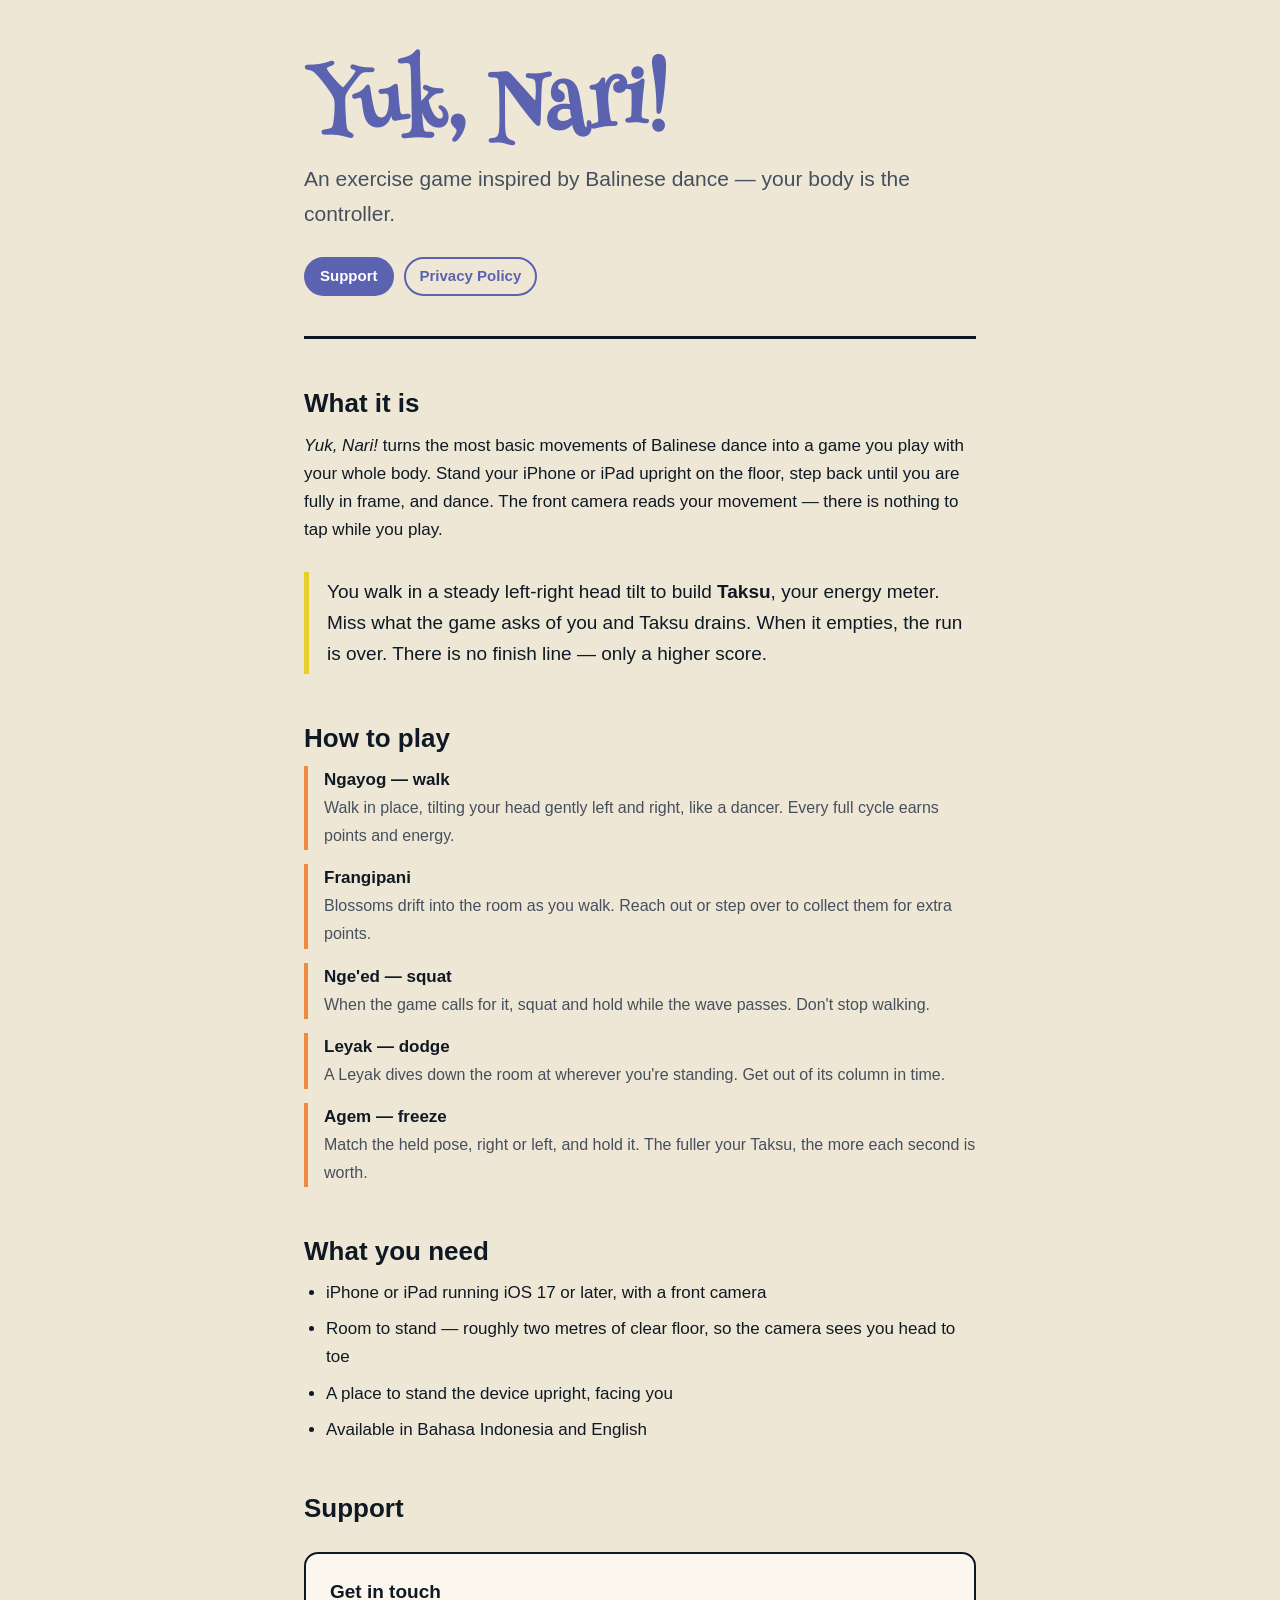
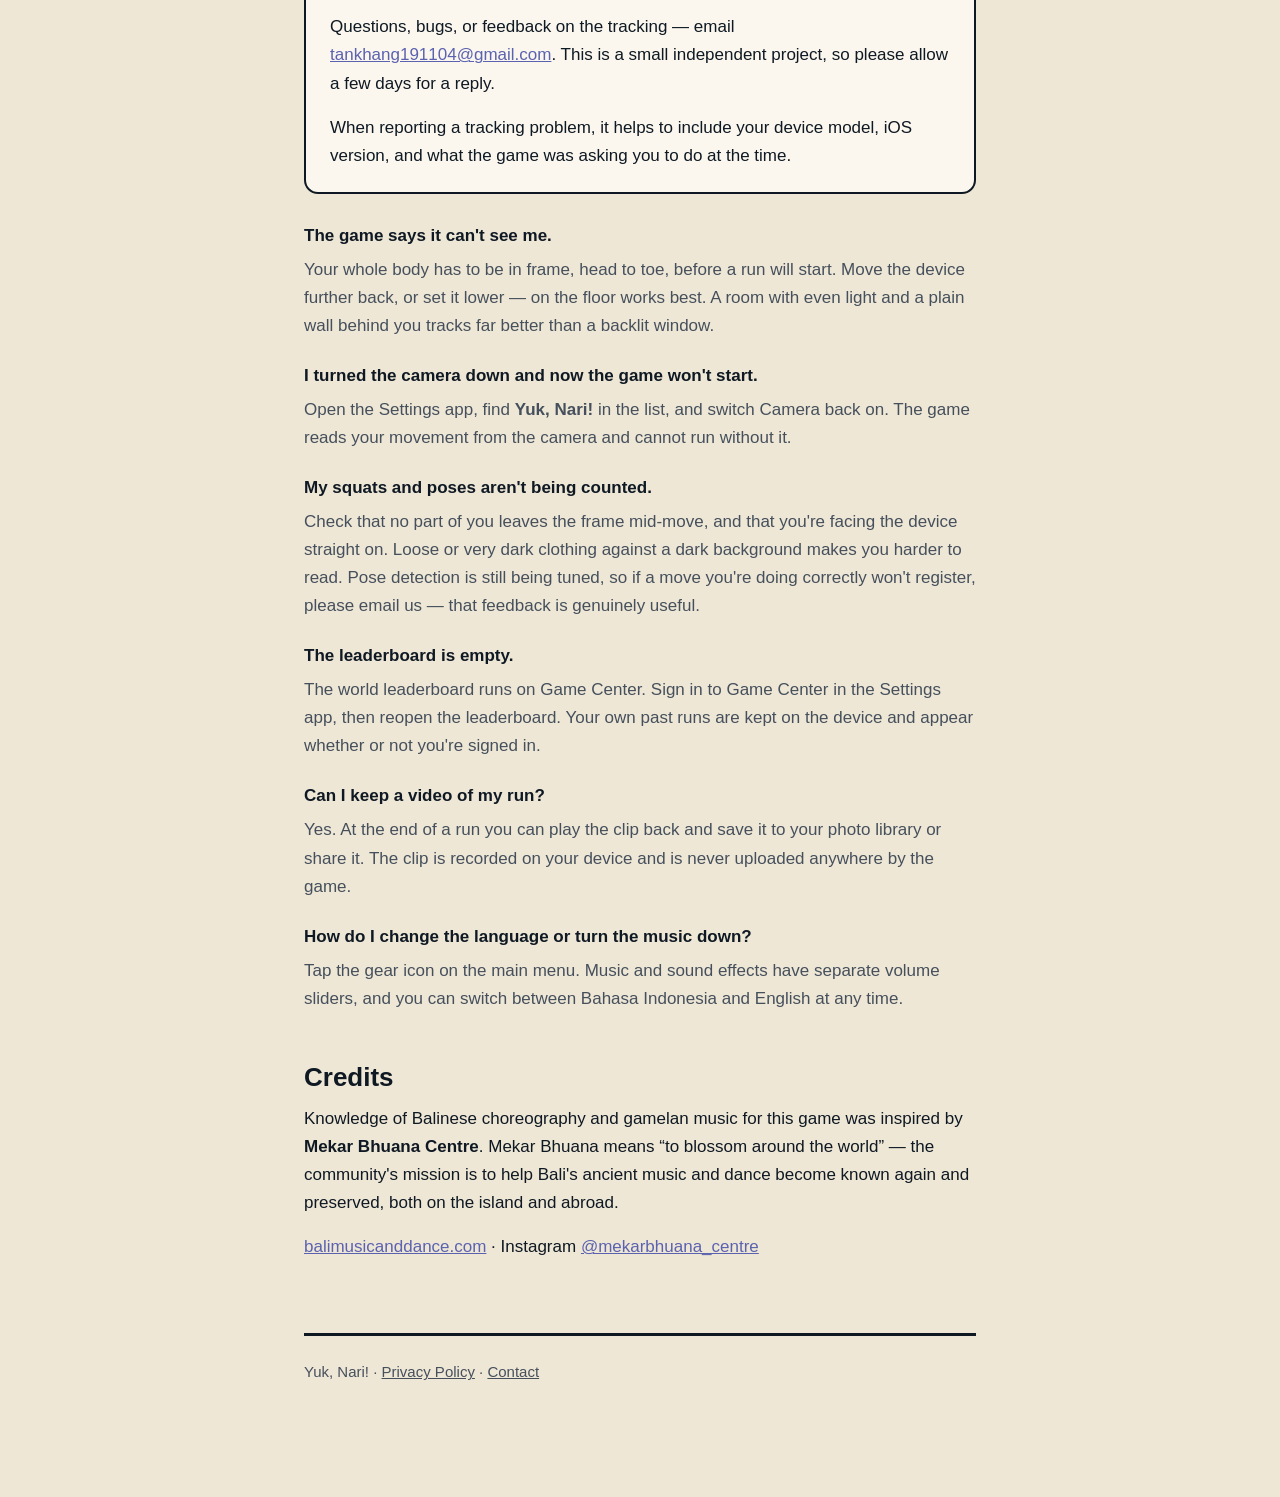
<file: docs/index.html>
<!doctype html>
<html lang="en">
<head>
<meta charset="utf-8">
<meta name="viewport" content="width=device-width, initial-scale=1">
<title>Yuk, Nari! — Support</title>
<meta name="description" content="Support and help for Yuk, Nari!, a camera-based Balinese dance game for iPhone and iPad.">
<link rel="preconnect" href="https://fonts.googleapis.com">
<link rel="preconnect" href="https://fonts.gstatic.com" crossorigin>
<link href="https://fonts.googleapis.com/css2?family=Henny+Penny&display=swap" rel="stylesheet">
<link rel="stylesheet" href="style.css">
</head>
<body>
<div class="wrap">

<header class="masthead">
  <h1 class="wordmark">Yuk, Nari!</h1>
  <p class="tagline">An exercise game inspired by Balinese dance — your body is the controller.</p>
  <nav class="pages">
    <a href="#support">Support</a>
    <a class="ghost" href="privacy.html">Privacy Policy</a>
  </nav>
</header>

<h2>What it is</h2>

<p><em>Yuk, Nari!</em> turns the most basic movements of Balinese dance into a game you play with your whole body. Stand your iPhone or iPad upright on the floor, step back until you are fully in frame, and dance. The front camera reads your movement — there is nothing to tap while you play.</p>

<p class="lede">You walk in a steady left-right head tilt to build <strong>Taksu</strong>, your energy meter. Miss what the game asks of you and Taksu drains. When it empties, the run is over. There is no finish line — only a higher score.</p>

<h2>How to play</h2>

<ul class="moves">
  <li><strong>Ngayog — walk</strong><span>Walk in place, tilting your head gently left and right, like a dancer. Every full cycle earns points and energy.</span></li>
  <li><strong>Frangipani</strong><span>Blossoms drift into the room as you walk. Reach out or step over to collect them for extra points.</span></li>
  <li><strong>Nge'ed — squat</strong><span>When the game calls for it, squat and hold while the wave passes. Don't stop walking.</span></li>
  <li><strong>Leyak — dodge</strong><span>A Leyak dives down the room at wherever you're standing. Get out of its column in time.</span></li>
  <li><strong>Agem — freeze</strong><span>Match the held pose, right or left, and hold it. The fuller your Taksu, the more each second is worth.</span></li>
</ul>

<h2>What you need</h2>

<ul>
  <li>iPhone or iPad running iOS 17 or later, with a front camera</li>
  <li>Room to stand — roughly two metres of clear floor, so the camera sees you head to toe</li>
  <li>A place to stand the device upright, facing you</li>
  <li>Available in Bahasa Indonesia and English</li>
</ul>

<h2 id="support">Support</h2>

<div class="card">
  <h3>Get in touch</h3>
  <p>Questions, bugs, or feedback on the tracking — email <a href="mailto:tankhang191104@gmail.com">tankhang191104@gmail.com</a>. This is a small independent project, so please allow a few days for a reply.</p>
  <p>When reporting a tracking problem, it helps to include your device model, iOS version, and what the game was asking you to do at the time.</p>
</div>

<dl class="faq">

  <dt>The game says it can't see me.</dt>
  <dd>Your whole body has to be in frame, head to toe, before a run will start. Move the device further back, or set it lower — on the floor works best. A room with even light and a plain wall behind you tracks far better than a backlit window.</dd>

  <dt>I turned the camera down and now the game won't start.</dt>
  <dd>Open the Settings app, find <strong>Yuk, Nari!</strong> in the list, and switch Camera back on. The game reads your movement from the camera and cannot run without it.</dd>

  <dt>My squats and poses aren't being counted.</dt>
  <dd>Check that no part of you leaves the frame mid-move, and that you're facing the device straight on. Loose or very dark clothing against a dark background makes you harder to read. Pose detection is still being tuned, so if a move you're doing correctly won't register, please email us — that feedback is genuinely useful.</dd>

  <dt>The leaderboard is empty.</dt>
  <dd>The world leaderboard runs on Game Center. Sign in to Game Center in the Settings app, then reopen the leaderboard. Your own past runs are kept on the device and appear whether or not you're signed in.</dd>

  <dt>Can I keep a video of my run?</dt>
  <dd>Yes. At the end of a run you can play the clip back and save it to your photo library or share it. The clip is recorded on your device and is never uploaded anywhere by the game.</dd>

  <dt>How do I change the language or turn the music down?</dt>
  <dd>Tap the gear icon on the main menu. Music and sound effects have separate volume sliders, and you can switch between Bahasa Indonesia and English at any time.</dd>

</dl>

<h2>Credits</h2>

<p>Knowledge of Balinese choreography and gamelan music for this game was inspired by <strong>Mekar Bhuana Centre</strong>. Mekar Bhuana means “to blossom around the world” — the community's mission is to help Bali's ancient music and dance become known again and preserved, both on the island and abroad.</p>

<p><a href="https://balimusicanddance.com">balimusicanddance.com</a> · Instagram <a href="https://instagram.com/mekarbhuana_centre">@mekarbhuana_centre</a></p>

<footer>
  <p>Yuk, Nari! · <a href="privacy.html">Privacy Policy</a> · <a href="mailto:tankhang191104@gmail.com">Contact</a></p>
</footer>

</div>
</body>
</html>
</file>
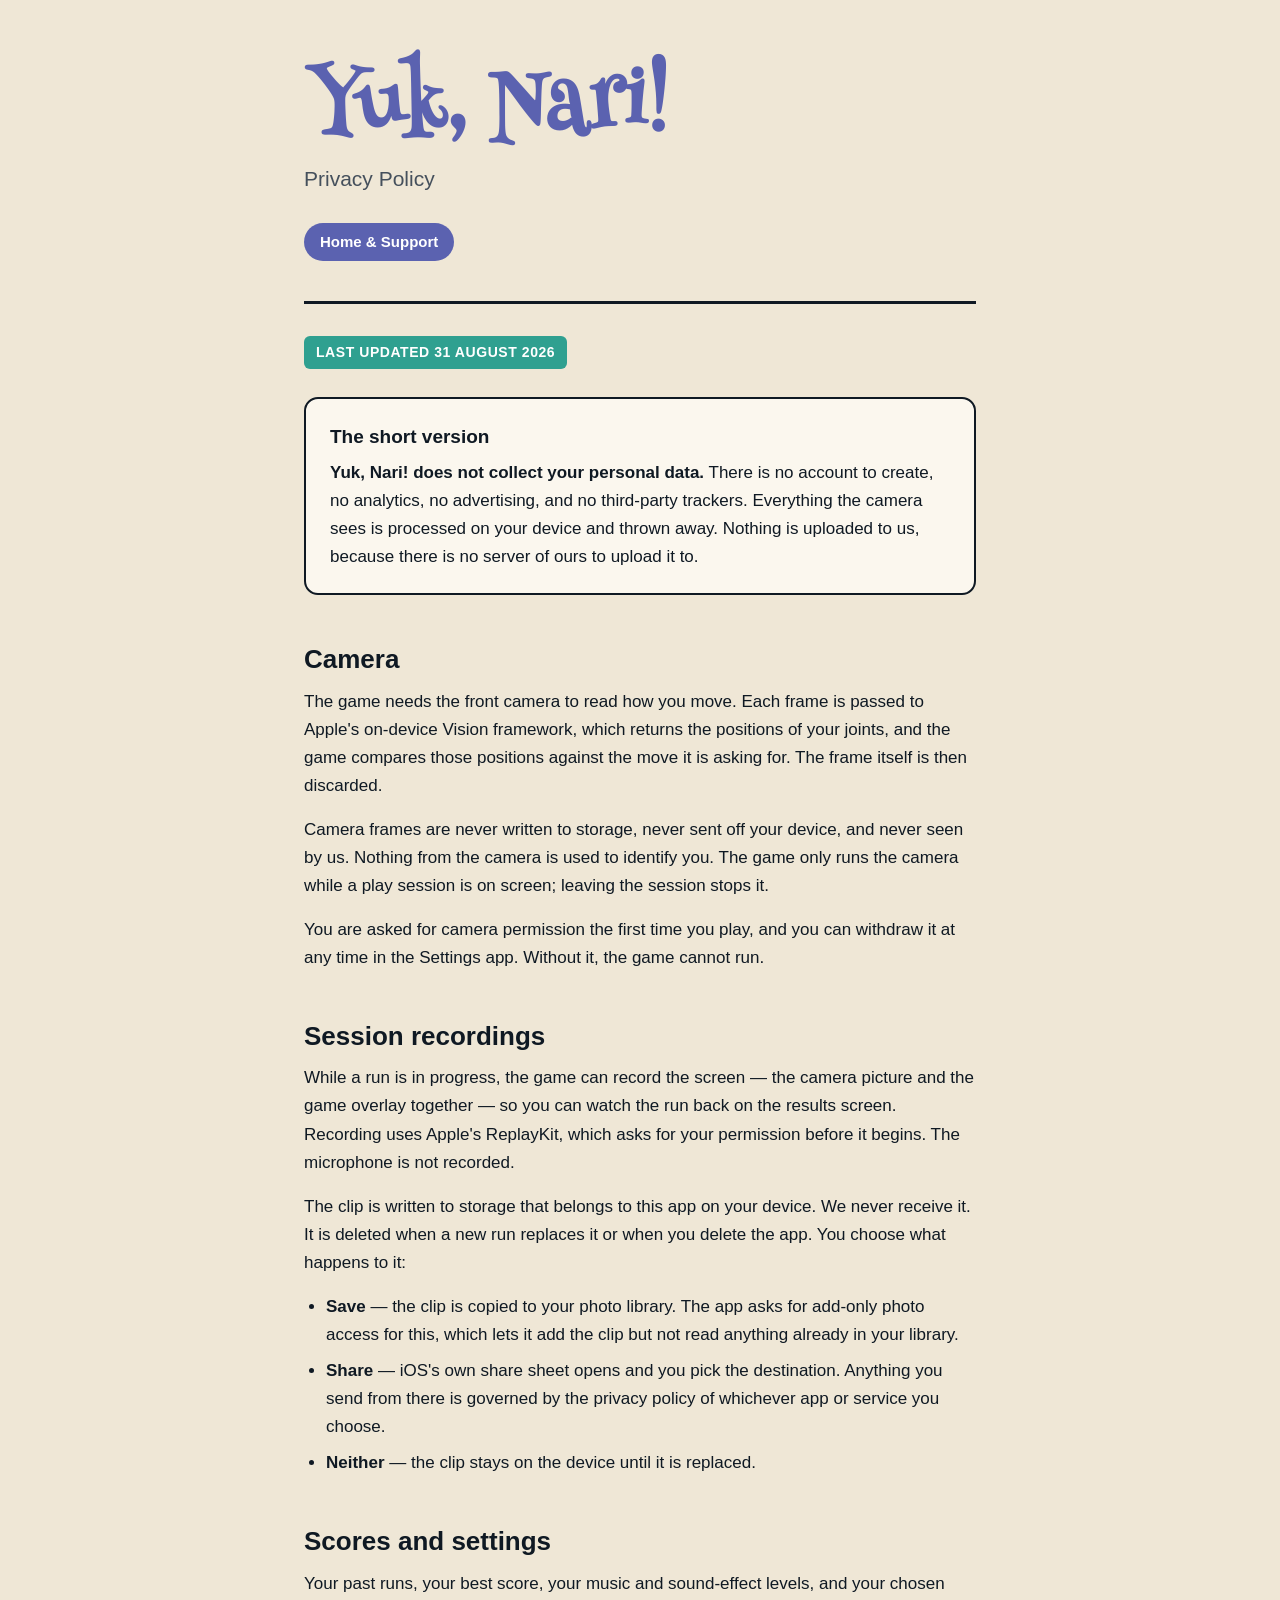
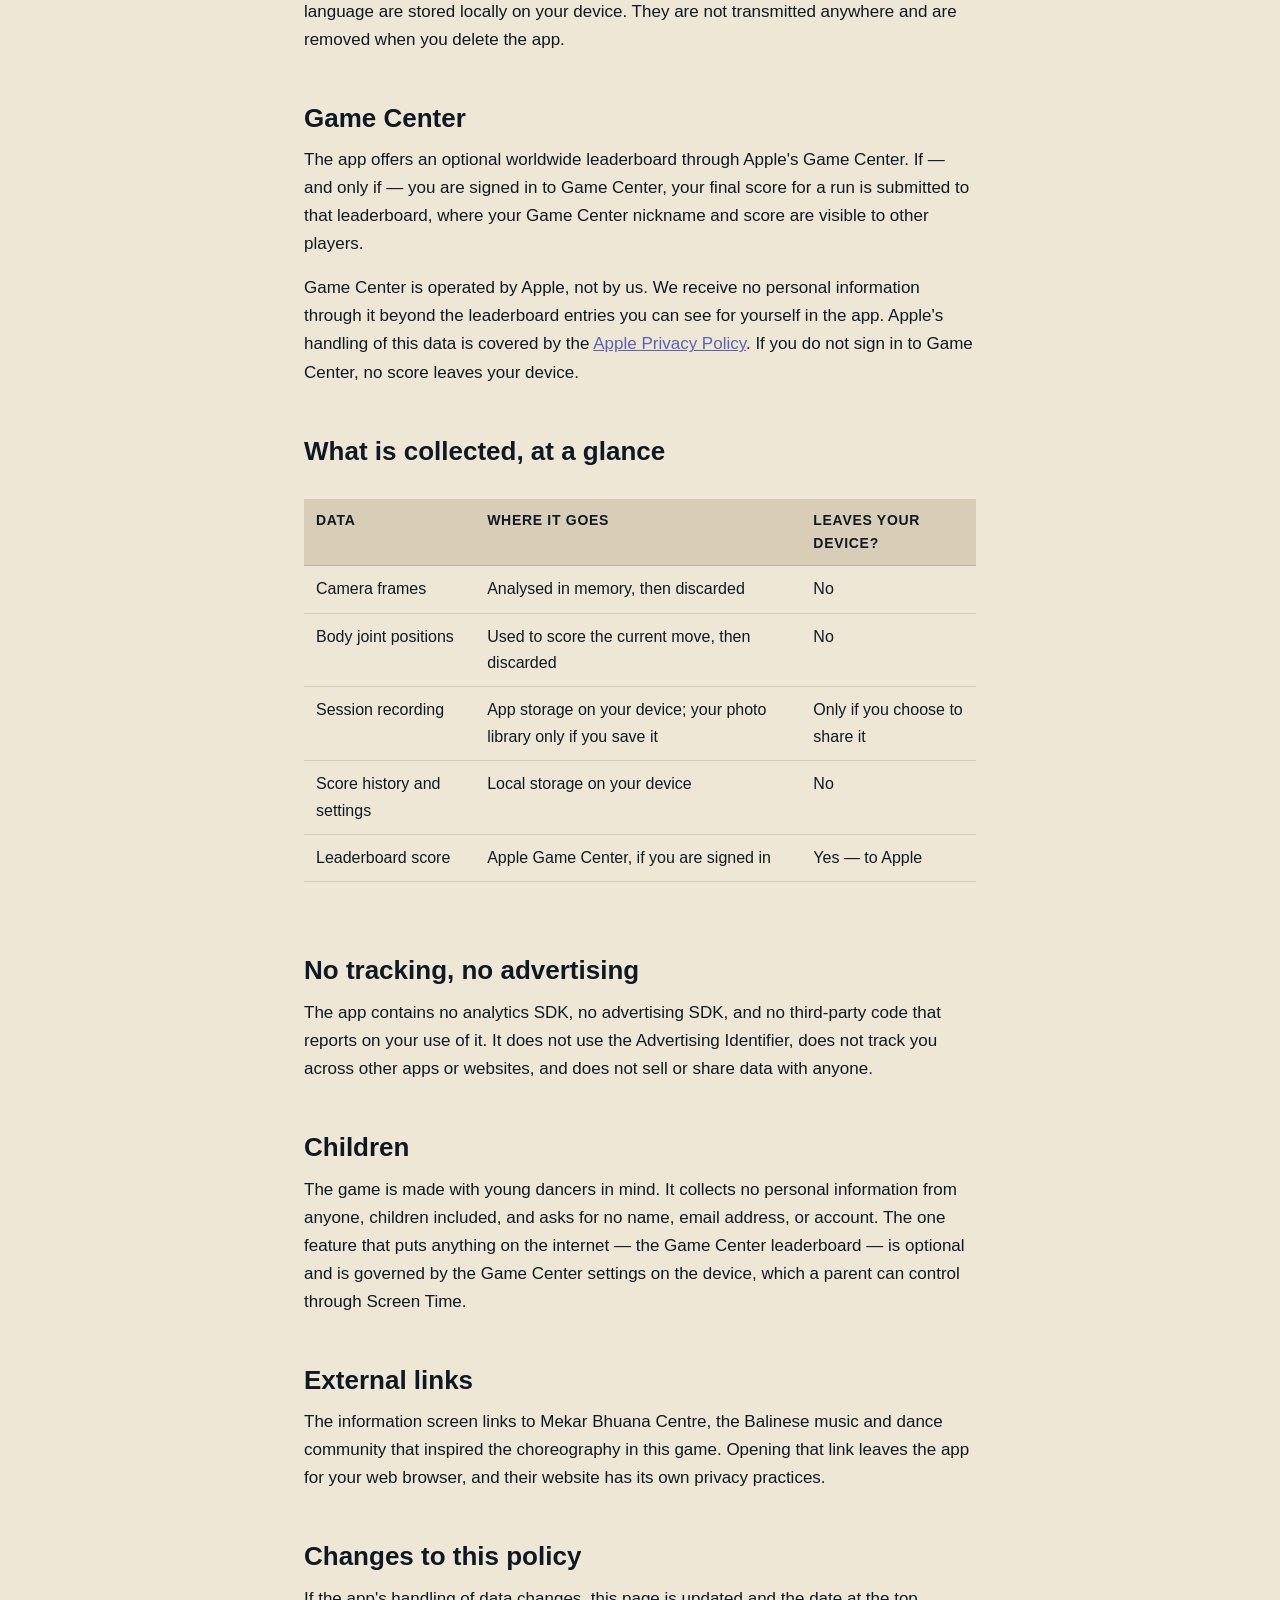
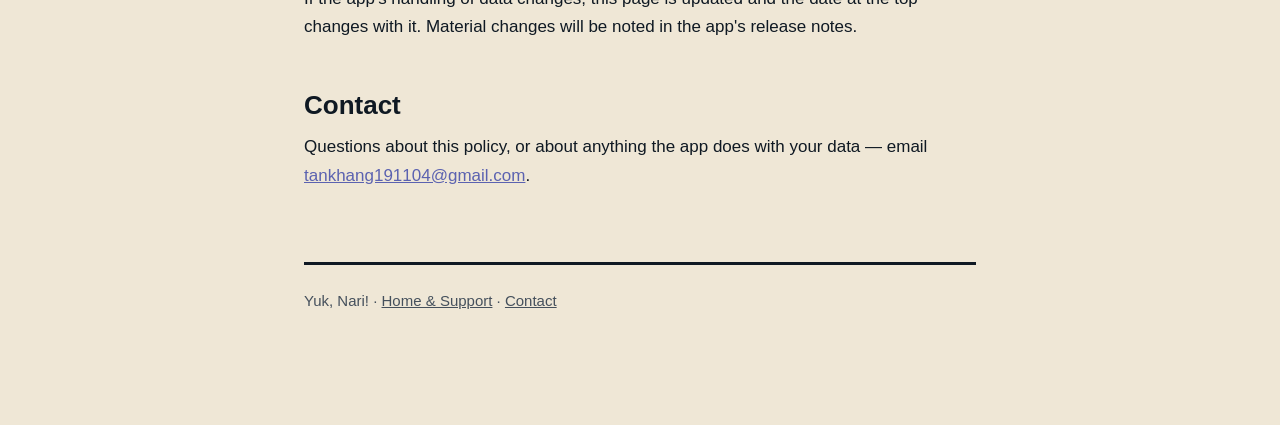
<file: docs/privacy.html>
<!doctype html>
<html lang="en">
<head>
<meta charset="utf-8">
<meta name="viewport" content="width=device-width, initial-scale=1">
<title>Yuk, Nari! — Privacy Policy</title>
<meta name="description" content="Privacy policy for Yuk, Nari! — what the app does with your camera, your recordings, and your scores.">
<link rel="preconnect" href="https://fonts.googleapis.com">
<link rel="preconnect" href="https://fonts.gstatic.com" crossorigin>
<link href="https://fonts.googleapis.com/css2?family=Henny+Penny&display=swap" rel="stylesheet">
<link rel="stylesheet" href="style.css">
</head>
<body>
<div class="wrap">

<header class="masthead">
  <h1 class="wordmark">Yuk, Nari!</h1>
  <p class="tagline">Privacy Policy</p>
  <nav class="pages">
    <a href="index.html">Home &amp; Support</a>
  </nav>
</header>

<p style="margin-top:32px"><span class="stamp">Last updated 31 August 2026</span></p>

<div class="card">
  <h3>The short version</h3>
  <p><strong>Yuk, Nari! does not collect your personal data.</strong> There is no account to create, no analytics, no advertising, and no third-party trackers. Everything the camera sees is processed on your device and thrown away. Nothing is uploaded to us, because there is no server of ours to upload it to.</p>
</div>

<h2>Camera</h2>

<p>The game needs the front camera to read how you move. Each frame is passed to Apple's on-device Vision framework, which returns the positions of your joints, and the game compares those positions against the move it is asking for. The frame itself is then discarded.</p>

<p>Camera frames are never written to storage, never sent off your device, and never seen by us. Nothing from the camera is used to identify you. The game only runs the camera while a play session is on screen; leaving the session stops it.</p>

<p>You are asked for camera permission the first time you play, and you can withdraw it at any time in the Settings app. Without it, the game cannot run.</p>

<h2>Session recordings</h2>

<p>While a run is in progress, the game can record the screen — the camera picture and the game overlay together — so you can watch the run back on the results screen. Recording uses Apple's ReplayKit, which asks for your permission before it begins. The microphone is not recorded.</p>

<p>The clip is written to storage that belongs to this app on your device. We never receive it. It is deleted when a new run replaces it or when you delete the app. You choose what happens to it:</p>

<ul>
  <li><strong>Save</strong> — the clip is copied to your photo library. The app asks for add-only photo access for this, which lets it add the clip but not read anything already in your library.</li>
  <li><strong>Share</strong> — iOS's own share sheet opens and you pick the destination. Anything you send from there is governed by the privacy policy of whichever app or service you choose.</li>
  <li><strong>Neither</strong> — the clip stays on the device until it is replaced.</li>
</ul>

<h2>Scores and settings</h2>

<p>Your past runs, your best score, your music and sound-effect levels, and your chosen language are stored locally on your device. They are not transmitted anywhere and are removed when you delete the app.</p>

<h2>Game Center</h2>

<p>The app offers an optional worldwide leaderboard through Apple's Game Center. If — and only if — you are signed in to Game Center, your final score for a run is submitted to that leaderboard, where your Game Center nickname and score are visible to other players.</p>

<p>Game Center is operated by Apple, not by us. We receive no personal information through it beyond the leaderboard entries you can see for yourself in the app. Apple's handling of this data is covered by the <a href="https://www.apple.com/legal/privacy/">Apple Privacy Policy</a>. If you do not sign in to Game Center, no score leaves your device.</p>

<h2>What is collected, at a glance</h2>

<div class="scroll">
<table class="data">
  <thead>
    <tr><th>Data</th><th>Where it goes</th><th>Leaves your device?</th></tr>
  </thead>
  <tbody>
    <tr><td>Camera frames</td><td>Analysed in memory, then discarded</td><td>No</td></tr>
    <tr><td>Body joint positions</td><td>Used to score the current move, then discarded</td><td>No</td></tr>
    <tr><td>Session recording</td><td>App storage on your device; your photo library only if you save it</td><td>Only if you choose to share it</td></tr>
    <tr><td>Score history and settings</td><td>Local storage on your device</td><td>No</td></tr>
    <tr><td>Leaderboard score</td><td>Apple Game Center, if you are signed in</td><td>Yes — to Apple</td></tr>
  </tbody>
</table>
</div>

<h2>No tracking, no advertising</h2>

<p>The app contains no analytics SDK, no advertising SDK, and no third-party code that reports on your use of it. It does not use the Advertising Identifier, does not track you across other apps or websites, and does not sell or share data with anyone.</p>

<h2>Children</h2>

<p>The game is made with young dancers in mind. It collects no personal information from anyone, children included, and asks for no name, email address, or account. The one feature that puts anything on the internet — the Game Center leaderboard — is optional and is governed by the Game Center settings on the device, which a parent can control through Screen Time.</p>

<h2>External links</h2>

<p>The information screen links to Mekar Bhuana Centre, the Balinese music and dance community that inspired the choreography in this game. Opening that link leaves the app for your web browser, and their website has its own privacy practices.</p>

<h2>Changes to this policy</h2>

<p>If the app's handling of data changes, this page is updated and the date at the top changes with it. Material changes will be noted in the app's release notes.</p>

<h2>Contact</h2>

<p>Questions about this policy, or about anything the app does with your data — email <a href="mailto:tankhang191104@gmail.com">tankhang191104@gmail.com</a>.</p>

<footer>
  <p>Yuk, Nari! · <a href="index.html">Home &amp; Support</a> · <a href="mailto:tankhang191104@gmail.com">Contact</a></p>
</footer>

</div>
</body>
</html>
</file>
<file: docs/style.css>
:root {
  --paper: #efe7d6;
  --paper-shade: #d8cdb6;
  --ink: #0f1923;
  --ink-soft: #45505c;
  --indigo: #5b62b0;
  --indigo-deep: #3f4589;
  --ochre: #e8ce2a;
  --ochre-deep: #c9a81e;
  --orange: #f08a3c;
  --teal: #2fa090;
  --card: #fbf7ee;
  --rule: rgba(15, 25, 35, 0.14);
}

@media (prefers-color-scheme: dark) {
  :root {
    --paper: #14161d;
    --paper-shade: #1c1f28;
    --ink: #ece6d8;
    --ink-soft: #a7a294;
    --indigo: #8c92ce;
    --indigo-deep: #b0b5e2;
    --ochre: #f4e45c;
    --ochre-deep: #e8ce2a;
    --orange: #f5a462;
    --teal: #4fc0af;
    --card: #1b1e26;
    --rule: rgba(236, 230, 216, 0.16);
  }
}

* { box-sizing: border-box; }

html { -webkit-text-size-adjust: 100%; }

body {
  margin: 0;
  padding: 0;
  background: var(--paper);
  color: var(--ink);
  font-family: -apple-system, BlinkMacSystemFont, "Segoe UI", Roboto, Helvetica, Arial, sans-serif;
  font-size: 17px;
  line-height: 1.65;
}

.wrap {
  max-width: 720px;
  margin: 0 auto;
  padding: 0 24px 96px;
}

header.masthead {
  padding: 72px 0 40px;
  border-bottom: 3px solid var(--ink);
}

.wordmark {
  font-family: "Henny Penny", "Bradley Hand", "Chalkboard SE", cursive;
  font-size: clamp(44px, 11vw, 76px);
  line-height: 1;
  color: var(--indigo);
  margin: 0 0 14px;
  letter-spacing: 0.5px;
}

.tagline {
  font-size: clamp(18px, 3.4vw, 21px);
  color: var(--ink-soft);
  margin: 0;
  max-width: 34em;
}

nav.pages {
  display: flex;
  flex-wrap: wrap;
  gap: 10px;
  margin: 26px 0 0;
}

nav.pages a {
  display: inline-block;
  padding: 7px 16px;
  border-radius: 999px;
  background: var(--indigo);
  color: #fff;
  text-decoration: none;
  font-weight: 600;
  font-size: 15px;
}

nav.pages a.ghost {
  background: transparent;
  color: var(--indigo);
  border: 2px solid var(--indigo);
  padding: 5px 14px;
}

nav.pages a:hover { background: var(--indigo-deep); color: #fff; }

h2 {
  font-size: 26px;
  margin: 48px 0 12px;
  line-height: 1.25;
}

h3 {
  font-size: 19px;
  margin: 30px 0 6px;
}

p { margin: 0 0 16px; }

a { color: var(--indigo); }

ul, ol { margin: 0 0 16px; padding-left: 22px; }
li { margin-bottom: 8px; }

.lede {
  font-size: 19px;
  border-left: 5px solid var(--ochre);
  padding: 4px 0 4px 18px;
  margin: 28px 0;
}

.card {
  background: var(--card);
  border: 2px solid var(--ink);
  border-radius: 14px;
  padding: 22px 24px;
  margin: 28px 0;
}

.card h3 { margin-top: 0; }

.card :last-child { margin-bottom: 0; }

.moves {
  list-style: none;
  padding: 0;
  margin: 0;
  display: grid;
  gap: 14px;
}

.moves li {
  margin: 0;
  padding-left: 16px;
  border-left: 4px solid var(--orange);
}

.moves strong { display: block; }

.moves span { color: var(--ink-soft); font-size: 16px; }

dl.faq { margin: 0; }
dl.faq dt { font-weight: 700; margin-top: 22px; }
dl.faq dd { margin: 6px 0 0; color: var(--ink-soft); }

table.data {
  width: 100%;
  border-collapse: collapse;
  margin: 20px 0 24px;
  font-size: 16px;
}

table.data th, table.data td {
  text-align: left;
  padding: 10px 12px;
  border-bottom: 1px solid var(--rule);
  vertical-align: top;
}

table.data th { background: var(--paper-shade); font-size: 14px; text-transform: uppercase; letter-spacing: 0.05em; }

.scroll { overflow-x: auto; }

.stamp {
  display: inline-block;
  background: var(--teal);
  color: #fff;
  font-weight: 700;
  font-size: 14px;
  letter-spacing: 0.04em;
  text-transform: uppercase;
  padding: 5px 12px;
  border-radius: 6px;
}

footer {
  margin-top: 72px;
  padding-top: 24px;
  border-top: 3px solid var(--ink);
  color: var(--ink-soft);
  font-size: 15px;
}

footer a { color: var(--ink-soft); }
</file>
